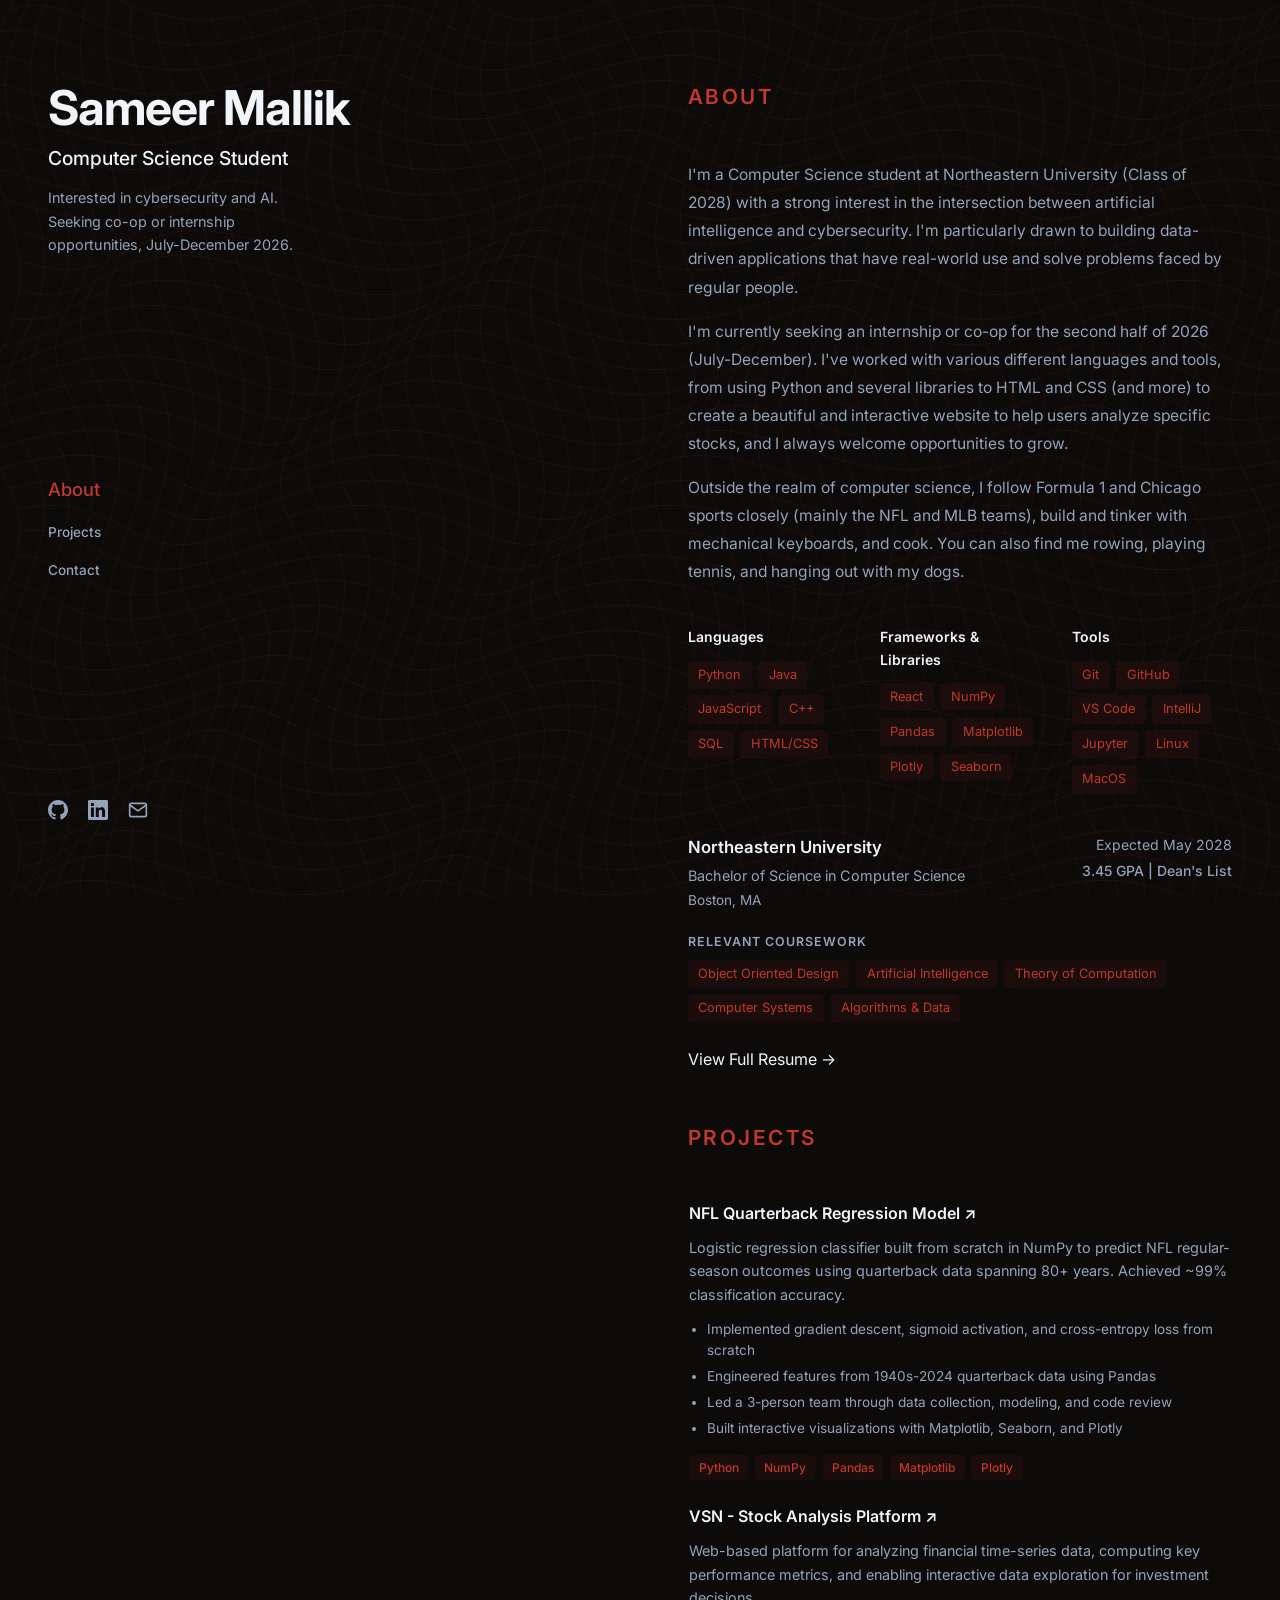
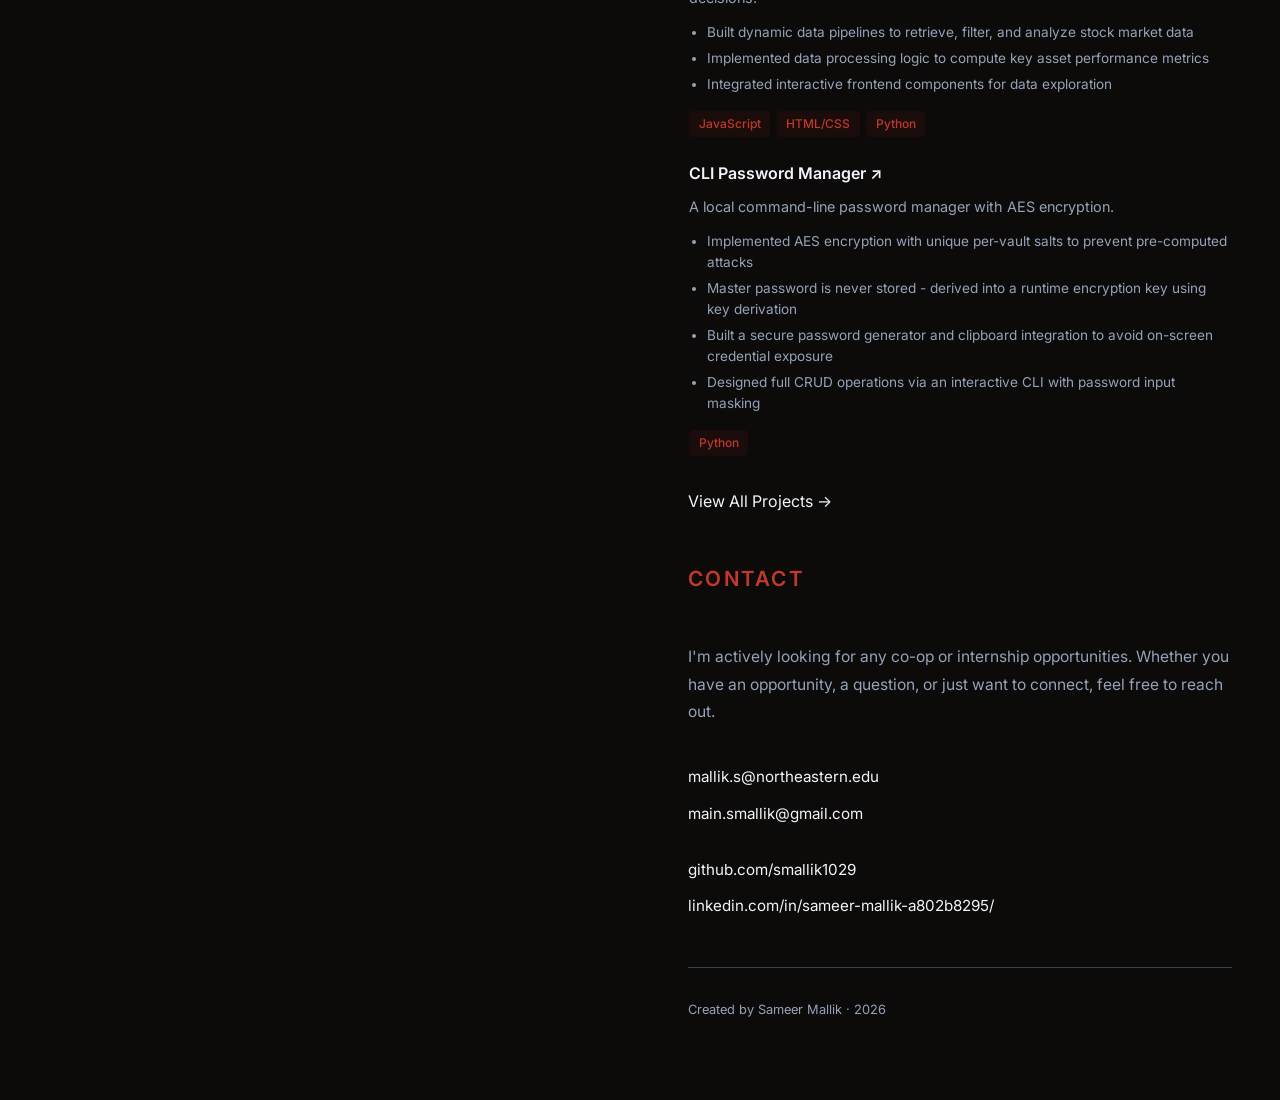
<file: index.html>
<!DOCTYPE html>
<html lang="en">
  <head>
    <meta charset="UTF-8" />
    <meta name="viewport" content="width=device-width, initial-scale=1.0" />
    <meta name="description" content="Sameer Mallik - CS student at Northeastern University" />
    
    <!-- Favicon -->
    <link rel="apple-touch-icon" sizes="180x180" href="/assets/apple-touch-icon.png">
    <link rel="icon" type="image/png" sizes="32x32" href="/assets/favicon-32x32.png">
    <link rel="icon" type="image/png" sizes="16x16" href="/assets/favicon-16x16.png">
    <link rel="manifest" href="/assets/site.webmanifest">

    <title>Sameer Mallik</title>
    <link rel="preconnect" href="https://fonts.googleapis.com" />
    <link
      href="https://fonts.googleapis.com/css2?family=Inter:wght@300;400;500;600;700&display=swap"
      rel="stylesheet"
    />
    <link rel="stylesheet" href="styles.css" />
  </head>
  <body>

    <canvas id="meshCanvas"></canvas>

    <!-- Mobile nav (only visible on small screens) -->
    <nav class="mobile-nav" id="mobileNav">
      <button class="nav-toggle" id="navToggle" aria-label="Toggle menu">
        <span></span><span></span><span></span>
      </button>
      <ul class="mobile-nav-links" id="mobileNavLinks">
        <li><a href="#about">About</a></li>
        <li><a href="#projects">Projects</a></li>
        <li><a href="#contact">Contact</a></li>
      </ul>
    </nav>

    <div class="layout">

      <!-- Left panel - sticky -->
      <aside class="left-panel">
        <div class="left-top">
          <h1 class="left-name">Sameer Mallik</h1>
          <p class="left-title">Computer Science Student</p>
          <p class="left-sub">Interested in cybersecurity and AI. Seeking co-op or internship opportunities, July-December 2026.</p>
        </div>

        <nav class="left-nav" aria-label="Page sections">
          <a href="#about"     class="left-nav-item" data-section="about">About</a>
          <a href="#projects"  class="left-nav-item" data-section="projects">Projects</a>
          <a href="#contact"    class="left-nav-item" data-section="contact">Contact</a>
        </nav>

        <div class="left-bottom">
          <div class="left-socials">
            <a href="https://github.com/smallik1029" target="_blank" rel="noopener" aria-label="GitHub">
              <svg xmlns="http://www.w3.org/2000/svg" viewBox="0 0 24 24" fill="currentColor">
                <path d="M12 0C5.374 0 0 5.373 0 12c0 5.302 3.438 9.8 8.207 11.387.599.111.793-.261.793-.577v-2.234c-3.338.726-4.033-1.416-4.033-1.416-.546-1.387-1.333-1.756-1.333-1.756-1.089-.745.083-.729.083-.729 1.205.084 1.839 1.237 1.839 1.237 1.07 1.834 2.807 1.304 3.492.997.107-.775.418-1.305.762-1.604-2.665-.305-5.467-1.334-5.467-5.931 0-1.311.469-2.381 1.236-3.221-.124-.303-.535-1.524.117-3.176 0 0 1.008-.322 3.301 1.23A11.509 11.509 0 0112 5.803c1.02.005 2.047.138 3.006.404 2.291-1.552 3.297-1.23 3.297-1.23.653 1.653.242 2.874.118 3.176.77.84 1.235 1.911 1.235 3.221 0 4.609-2.807 5.624-5.479 5.921.43.372.823 1.102.823 2.222v3.293c0 .319.192.694.801.576C20.566 21.797 24 17.3 24 12c0-6.627-5.373-12-12-12z"/>
              </svg>
            </a>
            <a href="https://linkedin.com/in/sameer-mallik-a802b8295/" target="_blank" rel="noopener" aria-label="LinkedIn">
              <svg xmlns="http://www.w3.org/2000/svg" viewBox="0 0 24 24" fill="currentColor">
                <path d="M20.447 20.452h-3.554v-5.569c0-1.328-.027-3.037-1.852-3.037-1.853 0-2.136 1.445-2.136 2.939v5.667H9.351V9h3.414v1.561h.046c.477-.9 1.637-1.85 3.37-1.85 3.601 0 4.267 2.37 4.267 5.455v6.286zM5.337 7.433a2.062 2.062 0 01-2.063-2.065 2.064 2.064 0 112.063 2.065zm1.782 13.019H3.555V9h3.564v11.452zM22.225 0H1.771C.792 0 0 .774 0 1.729v20.542C0 23.227.792 24 1.771 24h20.451C23.2 24 24 23.227 24 22.271V1.729C24 .774 23.2 0 22.222 0h.003z"/>
              </svg>
            </a>
            <a href="mailto:mallik.s@northeastern.edu" aria-label="Email">
              <svg xmlns="http://www.w3.org/2000/svg" viewBox="0 0 24 24" fill="none" stroke="currentColor" stroke-width="2" stroke-linecap="round" stroke-linejoin="round">
                <path d="M4 4h16c1.1 0 2 .9 2 2v12c0 1.1-.9 2-2 2H4c-1.1 0-2-.9-2-2V6c0-1.1.9-2 2-2z"/>
                <polyline points="22,6 12,13 2,6"/>
              </svg>
            </a>
          </div>
        </div>
      </aside>

      <!-- Right panel - scrolls -->
      <main class="right-panel">

        <!-- About -->
        <section class="r-section" id="about">
          <p class="section-label">About</p>
          <div class="about-content">
            <p>I'm a Computer Science student at Northeastern University (Class of 2028) with a strong interest in the intersection between artificial intelligence and cybersecurity. I'm particularly drawn to building data-driven applications that have real-world use and solve problems faced by regular people.</p>
            <p>I'm currently seeking an internship or co-op for the second half of 2026 (July-December). I've worked with various different languages and tools, from using Python and several libraries to HTML and CSS (and more) to create a beautiful and interactive website to help users analyze specific stocks, and I always welcome opportunities to grow.</p>
            <p>Outside the realm of computer science, I follow Formula 1 and Chicago sports closely (mainly the NFL and MLB teams), build and tinker with mechanical keyboards, and cook. You can also find me rowing, playing tennis, and hanging out with my dogs.</p>
          </div>
          <div class="skills-grid">
            <div class="skill-group">
              <h3>Languages</h3>
              <div class="skill-tags">
                <span>Python</span>
                <span>Java</span>
                <span>JavaScript</span>
                <span>C++</span>
                <span>SQL</span>
                <span>HTML/CSS</span>
              </div>
            </div>
            <div class="skill-group">
              <h3>Frameworks & Libraries</h3>
              <div class="skill-tags">
                <span>React</span>
                <span>NumPy</span>
                <span>Pandas</span>
                <span>Matplotlib</span>
                <span>Plotly</span>
                <span>Seaborn</span>
              </div>
            </div>
            <div class="skill-group">
              <h3>Tools</h3>
              <div class="skill-tags">
                <span>Git</span>
                <span>GitHub</span>
                <span>VS Code</span>
                <span>IntelliJ</span>
                <span>Jupyter</span>
                <span>Linux</span>
                <span>MacOS</span>
              </div>
            </div>
          </div>
          <div class="edu-card">
            <div class="edu-card-header">
              <div>
                <h3>Northeastern University</h3>
                <p class="edu-degree">Bachelor of Science in Computer Science</p>
                <p class="edu-location">Boston, MA</p>
              </div>
              <div class="edu-right">
                <span class="edu-date">Expected May 2028</span>
                <span class="edu-gpa">3.45 GPA | Dean's List</span>
              </div>
            </div>
            <div>
              <p class="courses-label">Relevant Coursework</p>
              <div class="skill-tags">
                <span>Object Oriented Design</span>
                <span>Artificial Intelligence</span>
                <span>Theory of Computation</span>
                <span>Computer Systems</span>
                <span>Algorithms & Data</span>
              </div>
            </div>
          </div>
          <a href="/resume/" class="section-link">View Full Resume →</a>
        </section>

        <!-- Projects -->
        <section class="r-section" id="projects">
          <p class="section-label">Projects</p>
          <div class="projects-grid">

            <a class="project-card" href="https://github.com/smallik1029/ds3000-project" target="_blank" rel="noopener">
              <div class="project-card-header">
                <h3>NFL Quarterback Regression Model ↗</h3>
              </div>
              <p class="project-desc">Logistic regression classifier built from scratch in NumPy to predict NFL regular-season outcomes using quarterback data spanning 80+ years. Achieved ~99% classification accuracy.</p>
              <ul class="project-bullets">
                <li>Implemented gradient descent, sigmoid activation, and cross-entropy loss from scratch</li>
                <li>Engineered features from 1940s-2024 quarterback data using Pandas</li>
                <li>Led a 3-person team through data collection, modeling, and code review</li>
                <li>Built interactive visualizations with Matplotlib, Seaborn, and Plotly</li>
              </ul>
              <div class="tech-tags">
                <span>Python</span>
                <span>NumPy</span>
                <span>Pandas</span>
                <span>Matplotlib</span>
                <span>Plotly</span>
              </div>
            </a>

            <a class="project-card" href="https://vsnanalysis.com" target="_blank" rel="noopener">
              <div class="project-card-header">
                <h3>VSN - Stock Analysis Platform ↗</h3>
              </div>
              <p class="project-desc">Web-based platform for analyzing financial time-series data, computing key performance metrics, and enabling interactive data exploration for investment decisions.</p>
              <ul class="project-bullets">
                <li>Built dynamic data pipelines to retrieve, filter, and analyze stock market data</li>
                <li>Implemented data processing logic to compute key asset performance metrics</li>
                <li>Integrated interactive frontend components for data exploration</li>
              </ul>
              <div class="tech-tags">
                <span>JavaScript</span>
                <span>HTML/CSS</span>
                <span>Python</span>
              </div>
            </a>

            <a class="project-card" href="https://github.com/smallik1029/password-manager" target="_blank" rel="noopener">
              <div class="project-card-header">
                <h3>CLI Password Manager ↗</h3>
              </div>
              <p class="project-desc">A local command-line password manager with AES encryption.</p>
              <ul class="project-bullets">
                <li>Implemented AES encryption with unique per-vault salts to prevent pre-computed attacks</li>
                <li>Master password is never stored - derived into a runtime encryption key using key derivation</li>
                <li>Built a secure password generator and clipboard integration to avoid on-screen credential exposure</li>
                <li>Designed full CRUD operations via an interactive CLI with password input masking</li>
              </ul>
              <div class="tech-tags">
                <span>Python</span>
              </div>
            </a>

          </div>
          <a href="/project/" class="section-link">View All Projects →</a>
        </section>

        <!-- Contact -->
        <section class="r-section" id="contact">
          <p class="section-label">Contact</p>
          <p class="contact-desc">
            I'm actively looking for any co-op or internship opportunities. Whether you have an opportunity, a question, or just want to connect, feel free to reach out.
          </p>
          <div class="contact-links">
            <div class="contact-group">
              <a href="mailto:mallik.s@northeastern.edu" class="contact-item">mallik.s@northeastern.edu</a>
              <a href="mailto:main.smallik@gmail.com" class="contact-item">main.smallik@gmail.com</a>
            </div>
            <div class="contact-group">
              <a href="https://github.com/smallik1029" target="_blank" rel="noopener" class="contact-item">github.com/smallik1029</a>
              <a href="https://linkedin.com/in/sameer-mallik-a802b8295/" target="_blank" rel="noopener" class="contact-item">linkedin.com/in/sameer-mallik-a802b8295/</a>
            </div>
          </div>
        </section>

        <footer>
          <p>Created by Sameer Mallik · 2026</p>
        </footer>

      </main>
    </div>

    <script src="script.js"></script>
  </body>
</html>
</file>
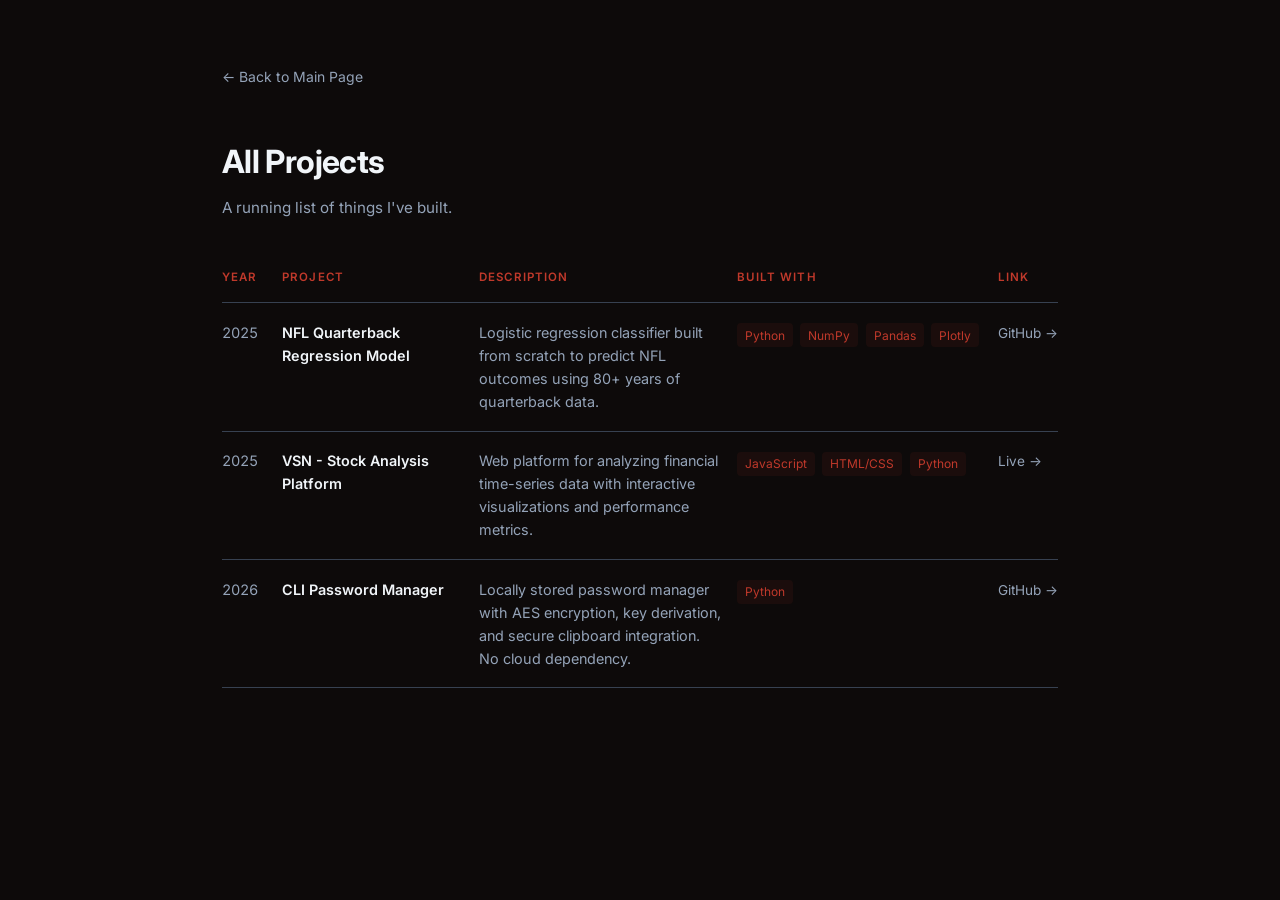
<file: project/index.html>
<!DOCTYPE html>
<html lang="en">
  <head>
    <meta charset="UTF-8" />
    <meta name="viewport" content="width=device-width, initial-scale=1.0" />

    <!-- Favicon -->
    <link rel="apple-touch-icon" sizes="180x180" href="../assets/apple-touch-icon.png">
    <link rel="icon" type="image/png" sizes="32x32" href="../assets/favicon-32x32.png">
    <link rel="icon" type="image/png" sizes="16x16" href="../assets/favicon-16x16.png">
    <link rel="manifest" href="../assets/site.webmanifest">

    <title>Project Archive - Sameer Mallik</title>
    <link rel="preconnect" href="https://fonts.googleapis.com" />
    <link
      href="https://fonts.googleapis.com/css2?family=Inter:wght@300;400;500;600;700&display=swap"
      rel="stylesheet"
    />
    <link rel="stylesheet" href="../styles.css" />
    <style>
      .archive-page {
        max-width: 900px;
        margin: 0 auto;
        padding: 4rem 2rem 6rem;
      }

      .archive-back {
        display: inline-flex;
        align-items: center;
        gap: 0.4rem;
        font-size: 0.875rem;
        color: var(--muted);
        transition: color 0.2s;
        margin-bottom: 3rem;
      }

      .archive-back:hover { color: var(--accent); }

      .archive-header {
        margin-bottom: 3rem;
      }

      .archive-header h1 {
        font-size: 2rem;
        font-weight: 700;
        letter-spacing: -0.02em;
        color: var(--text);
      }

      .archive-header p {
        font-size: 0.95rem;
        color: var(--muted);
        margin-top: 0.5rem;
      }

      .archive-table {
        width: 100%;
        border-collapse: collapse;
      }

      .archive-table thead th {
        font-size: 0.72rem;
        font-weight: 600;
        letter-spacing: 0.1em;
        text-transform: uppercase;
        color: var(--accent);
        padding: 0 1rem 1rem 0;
        text-align: left;
        border-bottom: 1px solid var(--border);
      }

      .archive-table thead th:last-child { padding-right: 0; }

      .archive-table tbody tr {
        border-bottom: 1px solid var(--border);
        transition: background 0.15s;
      }

      .archive-table tbody tr:hover {
        background: var(--accent-dim);
      }

      .archive-table tbody td {
        padding: 1.1rem 1rem 1.1rem 0;
        vertical-align: top;
        font-size: 0.9rem;
      }

      .archive-table tbody td:last-child { padding-right: 0; }

      .col-year {
        color: var(--muted);
        font-variant-numeric: tabular-nums;
        white-space: nowrap;
        width: 60px;
      }

      .col-name {
        font-weight: 600;
        color: var(--text);
        min-width: 180px;
      }

      .col-desc {
        color: var(--muted);
        line-height: 1.6;
      }

      .col-tech {
        white-space: nowrap;
        min-width: 140px;
      }

      .col-tech span {
        display: inline-block;
        font-size: 0.75rem;
        color: var(--accent);
        background: var(--accent-dim);
        border-radius: 4px;
        padding: 0.15rem 0.5rem;
        margin: 0.15rem 0.2rem 0.15rem 0;
      }

      .col-link a {
        font-size: 0.85rem;
        color: var(--muted);
        transition: color 0.2s;
        white-space: nowrap;
      }

      .col-link a:hover { color: var(--accent); }

      @media (max-width: 768px) {
        .archive-page {
          padding: 2rem 1.5rem 4rem;
        }

        .col-desc { display: none; }

        .archive-table thead th,
        .archive-table tbody td {
          padding-right: 0.75rem;
        }
      }
    </style>
  </head>
  <body>
    <div class="archive-page">

      <a href="/" class="archive-back">← Back to Main Page</a>

      <div class="archive-header">
        <h1>All Projects</h1>
        <p>A running list of things I've built.</p>
      </div>

      <table class="archive-table">
        <thead>
          <tr>
            <th>Year</th>
            <th>Project</th>
            <th>Description</th>
            <th>Built With</th>
            <th>Link</th>
          </tr>
        </thead>
        <tbody>
          <tr>
            <td class="col-year">2025</td>
            <td class="col-name">NFL Quarterback Regression Model</td>
            <td class="col-desc">Logistic regression classifier built from scratch to predict NFL outcomes using 80+ years of quarterback data.</td>
            <td class="col-tech">
              <span>Python</span>
              <span>NumPy</span>
              <span>Pandas</span>
              <span>Plotly</span>
            </td>
            <td class="col-link"><a href="https://github.com/smallik1029/ds3000-project" target="_blank" rel="noopener">GitHub →</a></td>
          </tr>
          <tr>
            <td class="col-year">2025</td>
            <td class="col-name">VSN - Stock Analysis Platform</td>
            <td class="col-desc">Web platform for analyzing financial time-series data with interactive visualizations and performance metrics.</td>
            <td class="col-tech">
              <span>JavaScript</span>
              <span>HTML/CSS</span>
              <span>Python</span>
            </td>
            <td class="col-link"><a href="https://vsnanalysis.com" target="_blank" rel="noopener">Live →</a></td>
          </tr>
          <tr>
            <td class="col-year">2026</td>
            <td class="col-name">CLI Password Manager</td>
            <td class="col-desc">Locally stored password manager with AES encryption, key derivation, and secure clipboard integration. No cloud dependency.</td>
            <td class="col-tech">
              <span>Python</span>
            </td>
            <td class="col-link"><a href="https://github.com/smallik1029/password-manager" target="_blank" rel="noopener">GitHub →</a></td>
          </tr>
        </tbody>
      </table>

    </div>
  </body>
</html>
</file>
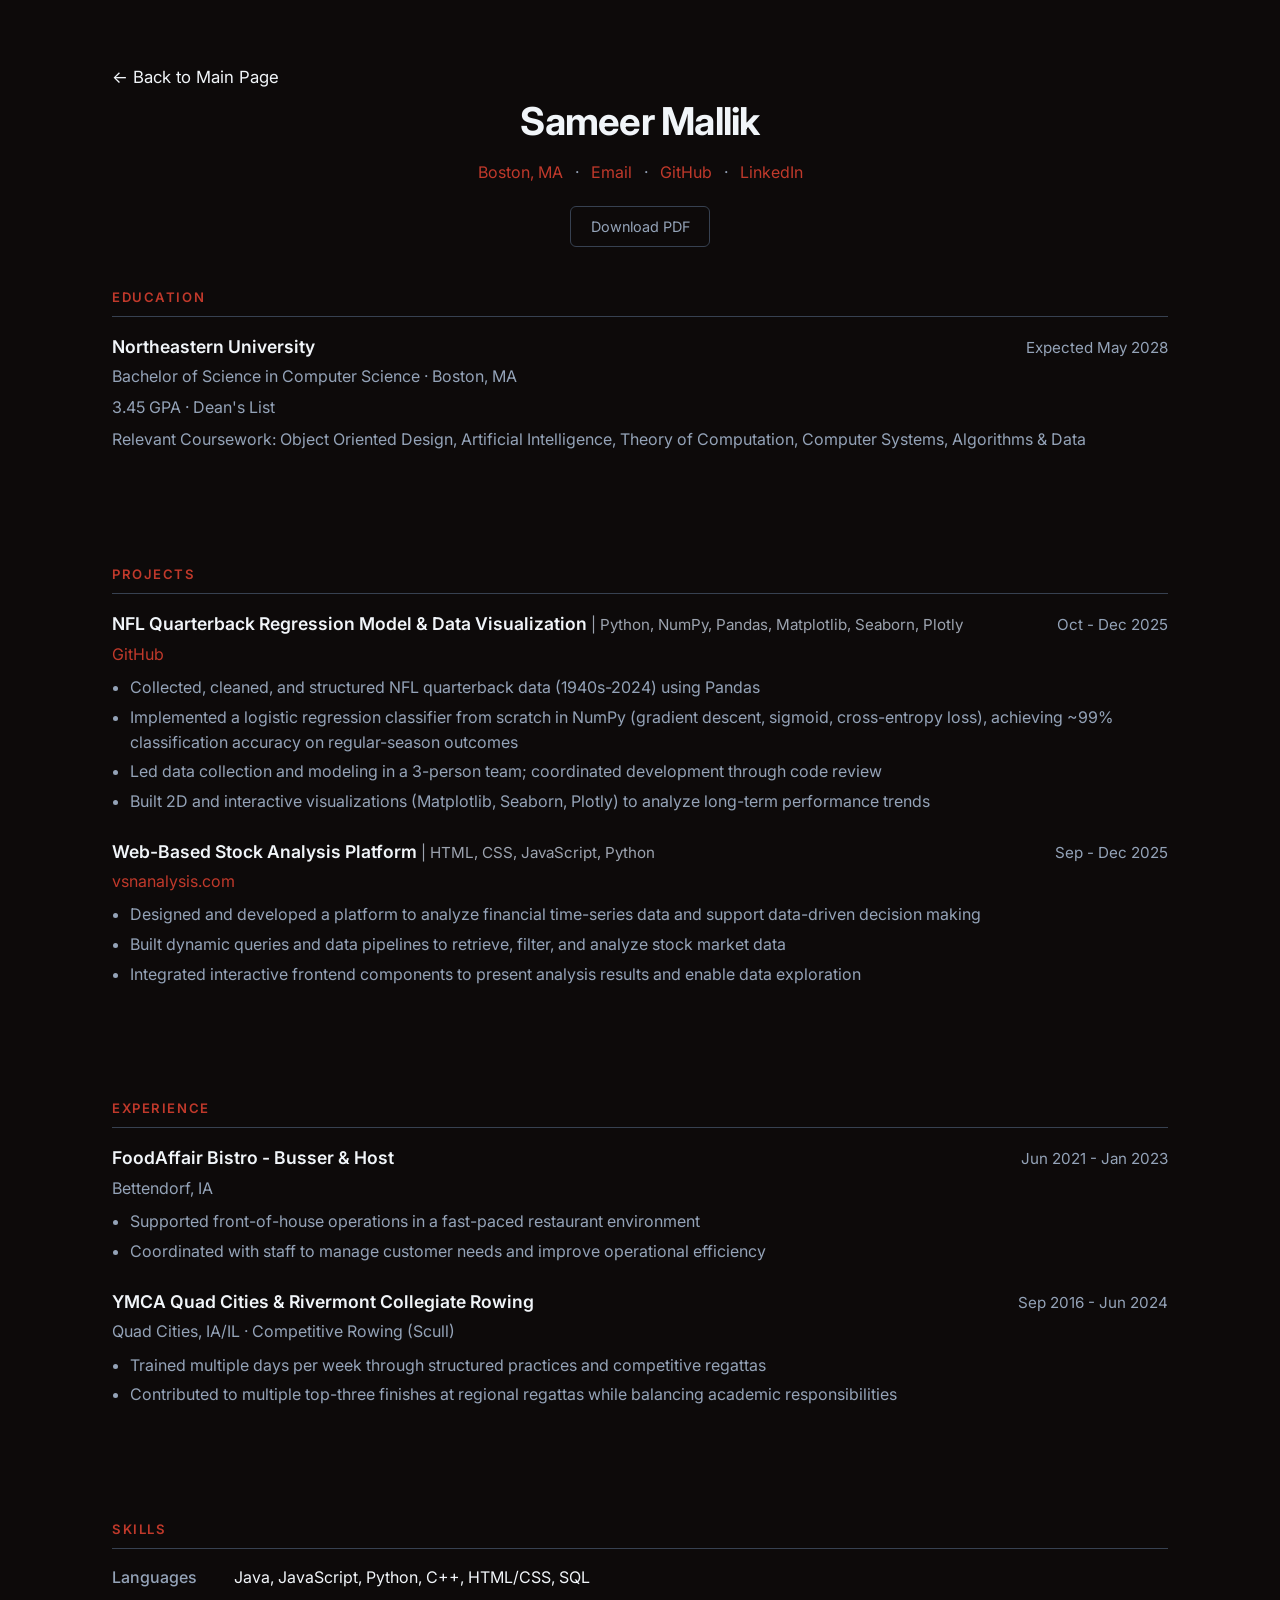
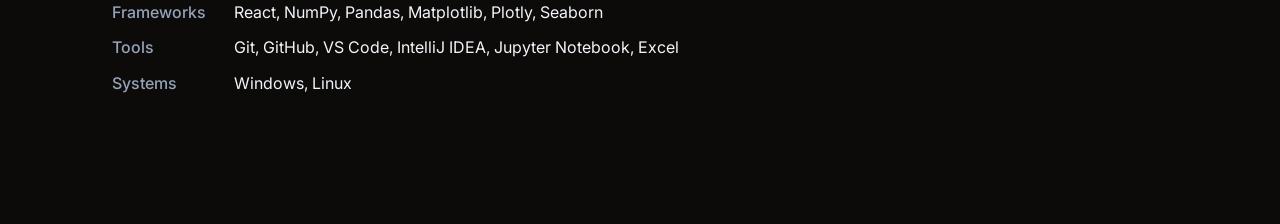
<file: resume/index.html>
<!DOCTYPE html>
<html lang="en">
  <head>
    <meta charset="UTF-8" />
    <meta name="viewport" content="width=device-width, initial-scale=1.0" />

    <!-- Favicon -->
    <link rel="apple-touch-icon" sizes="180x180" href="../assets/apple-touch-icon.png">
    <link rel="icon" type="image/png" sizes="32x32" href="../assets/favicon-32x32.png">
    <link rel="icon" type="image/png" sizes="16x16" href="../assets/favicon-16x16.png">
    <link rel="manifest" href="../assets/site.webmanifest">

    <title>Resume - Sameer Mallik</title>
    <link rel="preconnect" href="https://fonts.googleapis.com" />
    <link
      href="https://fonts.googleapis.com/css2?family=Inter:wght@300;400;500;600;700&display=swap"
      rel="stylesheet"
    />
    <link rel="stylesheet" href="../styles.css" />
    <style>
      .resume-page {
        padding-top: 4rem;
        padding-bottom: 5rem;
        max-width: 1120px;
        margin: 0 auto;
        padding-left: 2rem;
        padding-right: 2rem;
        font-size: 1.05rem
      }

      .resume-top {
        text-align: center;
        margin-bottom: 2.5rem;
      }

      .resume-top h1 {
        font-size: 2.4rem;
        font-weight: 700;
        letter-spacing: -0.02em;
      }

      .resume-top .contact-line {
        font-size: 1rem;
        color: var(--muted);
        margin-top: 0.5rem;
        display: flex;
        flex-wrap: wrap;
        justify-content: center;
        gap: 0.4rem 0.75rem;
      }

      .resume-top .contact-line a {
        color: var(--accent);
        transition: opacity 0.2s;
      }

      .resume-top .contact-line a:hover {
        opacity: 0.75;
      }

      .resume-download-btn {
        display: inline-block;
        margin-top: 1.25rem;
        padding: 0.5rem 1.2rem;
        border: 1px solid var(--border);
        border-radius: 6px;
        font-size: 0.9rem;
        color: var(--muted);
        transition: border-color 0.2s, color 0.2s;
      }

      .resume-download-btn:hover {
        border-color: var(--accent);
        color: var(--accent);
      }

      /* sections */
      .r-section {
        margin-bottom: 2.5rem;
      }

      .r-section:last-child {
        margin-bottom: 0;
      }

      .r-section-title {
        font-size: 0.82rem;
        font-weight: 600;
        letter-spacing: 0.12em;
        text-transform: uppercase;
        color: var(--accent);
        margin-bottom: 1rem;
        padding-bottom: 0.5rem;
        border-bottom: 1px solid var(--border);
      }

      /* entry rows */
      .r-entry {
        margin-bottom: 1.5rem;
      }

      .r-entry-header {
        display: flex;
        justify-content: space-between;
        align-items: baseline;
        gap: 1rem;
        flex-wrap: wrap;
      }

      .r-entry-title {
        font-weight: 600;
        font-size: 1.1rem;
      }

      .r-entry-date {
        font-size: 0.95rem;
        color: var(--muted);
        white-space: nowrap;
      }

      .r-entry-sub {
        font-size: 1rem;
        color: var(--muted);
        margin-top: 0.2rem;
      }

      .r-entry-sub a {
        color: var(--accent);
      }

      .r-entry ul {
        margin-top: 0.5rem;
        padding-left: 1.1rem;
        list-style: disc;
        display: flex;
        flex-direction: column;
        gap: 0.3rem;
      }

      .r-entry ul li {
        font-size: 1rem;
        color: var(--muted);
        line-height: 1.55;
      }

      /* tech tags inline */
      .r-tech {
        font-size: 0.95rem;
        color: #9ca3af;
        font-weight: 400;
      }

      /* skills grid */
      .skills-rows {
        display: flex;
        flex-direction: column;
        gap: 0.6rem;
      }

      .skills-row {
        display: flex;
        gap: 0.75rem;
        font-size: 1rem;
      }

      .skills-row .s-label {
        color: var(--muted);
        min-width: 110px;
        font-weight: 500;
      }

      .skills-row .s-values {
        color: var(--text);
      }
    </style>
  </head>
  <body>
    <main class="resume-page">
      <a href="/" class="archive-back">← Back to Main Page</a>

      <div class="resume-top">
        <h1>Sameer Mallik</h1>
        <div class="contact-line">
          <span style="color: var(--accent)">Boston, MA</span>
          <span>·</span>
          <a href="mailto:main.smallik@gmail.com">Email</a>
          <span>·</span>
          <a href="https://github.com/smallik1029" target="_blank" rel="noopener">GitHub</a>
          <span>·</span>
          <a href="https://linkedin.com/in/sameer-mallik-a802b8295/" target="_blank" rel="noopener">LinkedIn</a>
        </div>
        <a href="../assets/resume.pdf" download="Sameer_Mallik_Resume.pdf" class="resume-download-btn">
          Download PDF
        </a>
      </div>

      <!-- Education -->
      <div class="r-section">
        <p class="r-section-title">Education</p>
        <div class="r-entry">
          <div class="r-entry-header">
            <span class="r-entry-title">Northeastern University</span>
            <span class="r-entry-date">Expected May 2028</span>
          </div>
          <p class="r-entry-sub">Bachelor of Science in Computer Science · Boston, MA</p>
          <p class="r-entry-sub" style="margin-top: 0.35rem;">3.45 GPA · Dean's List</p>
          <p class="r-entry-sub" style="margin-top: 0.35rem;">
            Relevant Coursework: Object Oriented Design, Artificial Intelligence,
            Theory of Computation, Computer Systems, Algorithms &amp; Data
          </p>
        </div>
      </div>

      <!-- Projects -->
      <div class="r-section">
        <p class="r-section-title">Projects</p>

        <div class="r-entry">
          <div class="r-entry-header">
            <span class="r-entry-title">
              NFL Quarterback Regression Model &amp; Data Visualization
              <span class="r-tech">| Python, NumPy, Pandas, Matplotlib, Seaborn, Plotly</span>
            </span>
            <span class="r-entry-date">Oct - Dec 2025</span>
          </div>
          <p class="r-entry-sub">
            <a href="https://github.com/smallik1029/ds3000-project" target="_blank" rel="noopener">GitHub</a>
          </p>
          <ul>
            <li>Collected, cleaned, and structured NFL quarterback data (1940s-2024) using Pandas</li>
            <li>Implemented a logistic regression classifier from scratch in NumPy (gradient descent, sigmoid, cross-entropy loss), achieving ~99% classification accuracy on regular-season outcomes</li>
            <li>Led data collection and modeling in a 3-person team; coordinated development through code review</li>
            <li>Built 2D and interactive visualizations (Matplotlib, Seaborn, Plotly) to analyze long-term performance trends</li>
          </ul>
        </div>

        <div class="r-entry">
          <div class="r-entry-header">
            <span class="r-entry-title">
              Web-Based Stock Analysis Platform
              <span class="r-tech">| HTML, CSS, JavaScript, Python</span>
            </span>
            <span class="r-entry-date">Sep - Dec 2025</span>
          </div>
          <p class="r-entry-sub">
            <a href="https://vsnanalysis.com" target="_blank" rel="noopener">vsnanalysis.com</a>
          </p>
          <ul>
            <li>Designed and developed a platform to analyze financial time-series data and support data-driven decision making</li>
            <li>Built dynamic queries and data pipelines to retrieve, filter, and analyze stock market data</li>
            <li>Integrated interactive frontend components to present analysis results and enable data exploration</li>
          </ul>
        </div>
      </div>

      <!-- Experience -->
      <div class="r-section">
        <p class="r-section-title">Experience</p>

        <div class="r-entry">
          <div class="r-entry-header">
            <span class="r-entry-title">FoodAffair Bistro - Busser &amp; Host</span>
            <span class="r-entry-date">Jun 2021 - Jan 2023</span>
          </div>
          <p class="r-entry-sub">Bettendorf, IA</p>
          <ul>
            <li>Supported front-of-house operations in a fast-paced restaurant environment</li>
            <li>Coordinated with staff to manage customer needs and improve operational efficiency</li>
          </ul>
        </div>

        <div class="r-entry">
          <div class="r-entry-header">
            <span class="r-entry-title">YMCA Quad Cities &amp; Rivermont Collegiate Rowing</span>
            <span class="r-entry-date">Sep 2016 - Jun 2024</span>
          </div>
          <p class="r-entry-sub">Quad Cities, IA/IL · Competitive Rowing (Scull)</p>
          <ul>
            <li>Trained multiple days per week through structured practices and competitive regattas</li>
            <li>Contributed to multiple top-three finishes at regional regattas while balancing academic responsibilities</li>
          </ul>
        </div>
      </div>

      <!-- Skills -->
      <div class="r-section">
        <p class="r-section-title">Skills</p>
        <div class="skills-rows">
          <div class="skills-row">
            <span class="s-label">Languages</span>
            <span class="s-values">Java, JavaScript, Python, C++, HTML/CSS, SQL</span>
          </div>
          <div class="skills-row">
            <span class="s-label">Frameworks</span>
            <span class="s-values">React, NumPy, Pandas, Matplotlib, Plotly, Seaborn</span>
          </div>
          <div class="skills-row">
            <span class="s-label">Tools</span>
            <span class="s-values">Git, GitHub, VS Code, IntelliJ IDEA, Jupyter Notebook, Excel</span>
          </div>
          <div class="skills-row">
            <span class="s-label">Systems</span>
            <span class="s-values">Windows, Linux</span>
          </div>
        </div>
      </div>

    </main>

  </body>
</html>
</file>
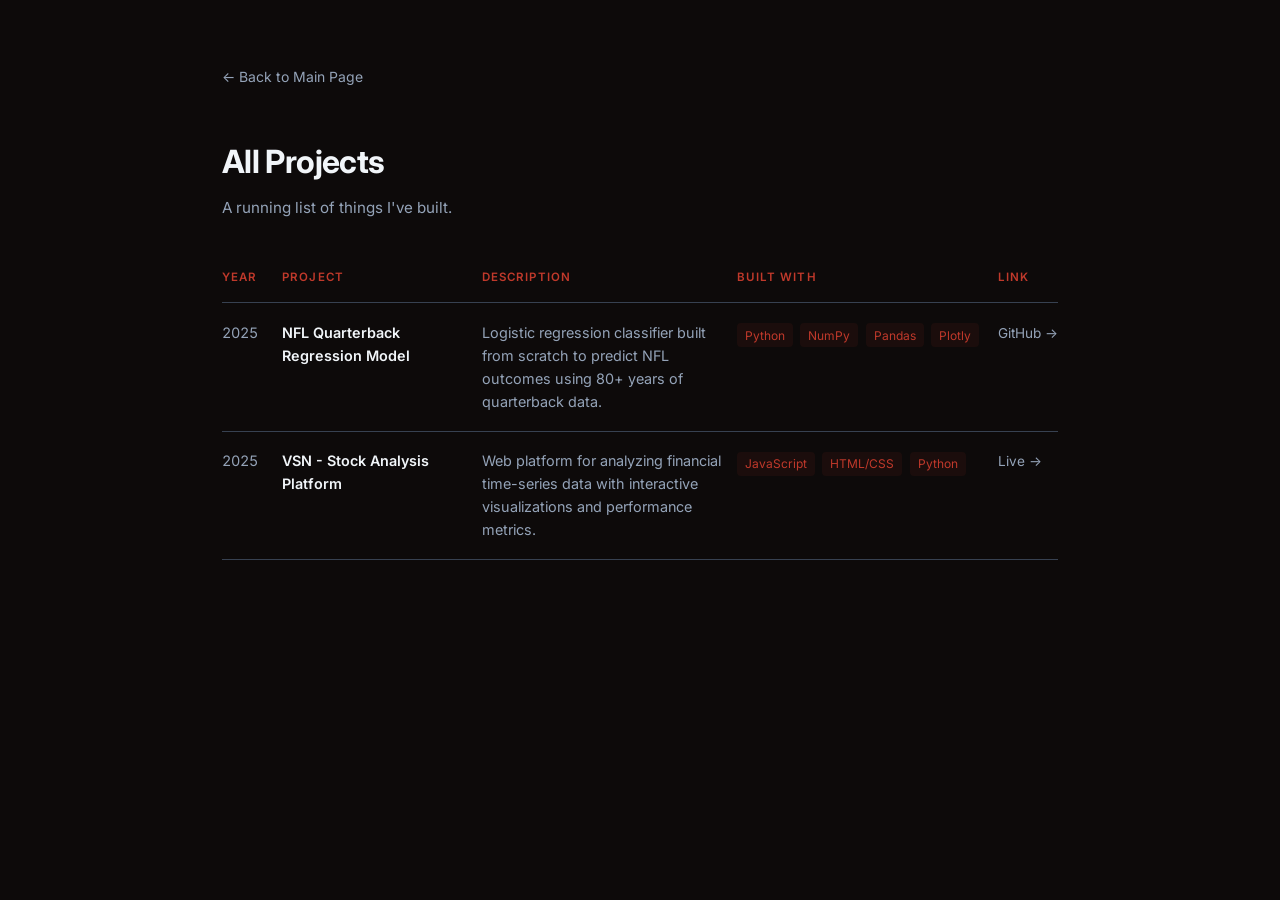
<file: archive.html>
<!DOCTYPE html>
<html lang="en">
  <head>
    <meta charset="UTF-8" />
    <meta name="viewport" content="width=device-width, initial-scale=1.0" />
    <title>Project Archive - Sameer Mallik</title>
    <link rel="preconnect" href="https://fonts.googleapis.com" />
    <link
      href="https://fonts.googleapis.com/css2?family=Inter:wght@300;400;500;600;700&display=swap"
      rel="stylesheet"
    />
    <link rel="stylesheet" href="styles.css" />
    <style>
      .archive-page {
        max-width: 900px;
        margin: 0 auto;
        padding: 4rem 2rem 6rem;
      }

      .archive-back {
        display: inline-flex;
        align-items: center;
        gap: 0.4rem;
        font-size: 0.875rem;
        color: var(--muted);
        transition: color 0.2s;
        margin-bottom: 3rem;
      }

      .archive-back:hover { color: var(--accent); }

      .archive-header {
        margin-bottom: 3rem;
      }

      .archive-header h1 {
        font-size: 2rem;
        font-weight: 700;
        letter-spacing: -0.02em;
        color: var(--text);
      }

      .archive-header p {
        font-size: 0.95rem;
        color: var(--muted);
        margin-top: 0.5rem;
      }

      .archive-table {
        width: 100%;
        border-collapse: collapse;
      }

      .archive-table thead th {
        font-size: 0.72rem;
        font-weight: 600;
        letter-spacing: 0.1em;
        text-transform: uppercase;
        color: var(--accent);
        padding: 0 1rem 1rem 0;
        text-align: left;
        border-bottom: 1px solid var(--border);
      }

      .archive-table thead th:last-child { padding-right: 0; }

      .archive-table tbody tr {
        border-bottom: 1px solid var(--border);
        transition: background 0.15s;
      }

      .archive-table tbody tr:hover {
        background: var(--accent-dim);
      }

      .archive-table tbody td {
        padding: 1.1rem 1rem 1.1rem 0;
        vertical-align: top;
        font-size: 0.9rem;
      }

      .archive-table tbody td:last-child { padding-right: 0; }

      .col-year {
        color: var(--muted);
        font-variant-numeric: tabular-nums;
        white-space: nowrap;
        width: 60px;
      }

      .col-name {
        font-weight: 600;
        color: var(--text);
        min-width: 180px;
      }

      .col-desc {
        color: var(--muted);
        line-height: 1.6;
      }

      .col-tech {
        white-space: nowrap;
        min-width: 140px;
      }

      .col-tech span {
        display: inline-block;
        font-size: 0.75rem;
        color: var(--accent);
        background: var(--accent-dim);
        border-radius: 4px;
        padding: 0.15rem 0.5rem;
        margin: 0.15rem 0.2rem 0.15rem 0;
      }

      .col-link a {
        font-size: 0.85rem;
        color: var(--muted);
        transition: color 0.2s;
        white-space: nowrap;
      }

      .col-link a:hover { color: var(--accent); }

      @media (max-width: 768px) {
        .archive-page {
          padding: 2rem 1.5rem 4rem;
        }

        .col-desc { display: none; }

        .archive-table thead th,
        .archive-table tbody td {
          padding-right: 0.75rem;
        }
      }
    </style>
  </head>
  <body>
    <div class="archive-page">

      <a href="index.html" class="archive-back">← Back to Main Page</a>

      <div class="archive-header">
        <h1>All Projects</h1>
        <p>A running list of things I've built.</p>
      </div>

      <table class="archive-table">
        <thead>
          <tr>
            <th>Year</th>
            <th>Project</th>
            <th>Description</th>
            <th>Built With</th>
            <th>Link</th>
          </tr>
        </thead>
        <tbody>
          <tr>
            <td class="col-year">2025</td>
            <td class="col-name">NFL Quarterback Regression Model</td>
            <td class="col-desc">Logistic regression classifier built from scratch to predict NFL outcomes using 80+ years of quarterback data.</td>
            <td class="col-tech">
              <span>Python</span>
              <span>NumPy</span>
              <span>Pandas</span>
              <span>Plotly</span>
            </td>
            <td class="col-link"><a href="https://github.com/smallik1029/ds3000-project" target="_blank" rel="noopener">GitHub →</a></td>
          </tr>
          <tr>
            <td class="col-year">2025</td>
            <td class="col-name">VSN - Stock Analysis Platform</td>
            <td class="col-desc">Web platform for analyzing financial time-series data with interactive visualizations and performance metrics.</td>
            <td class="col-tech">
              <span>JavaScript</span>
              <span>HTML/CSS</span>
              <span>Python</span>
            </td>
            <td class="col-link"><a href="https://vsnanalysis.com" target="_blank" rel="noopener">Live →</a></td>
          </tr>
        </tbody>
      </table>

    </div>
  </body>
</html>
</file>
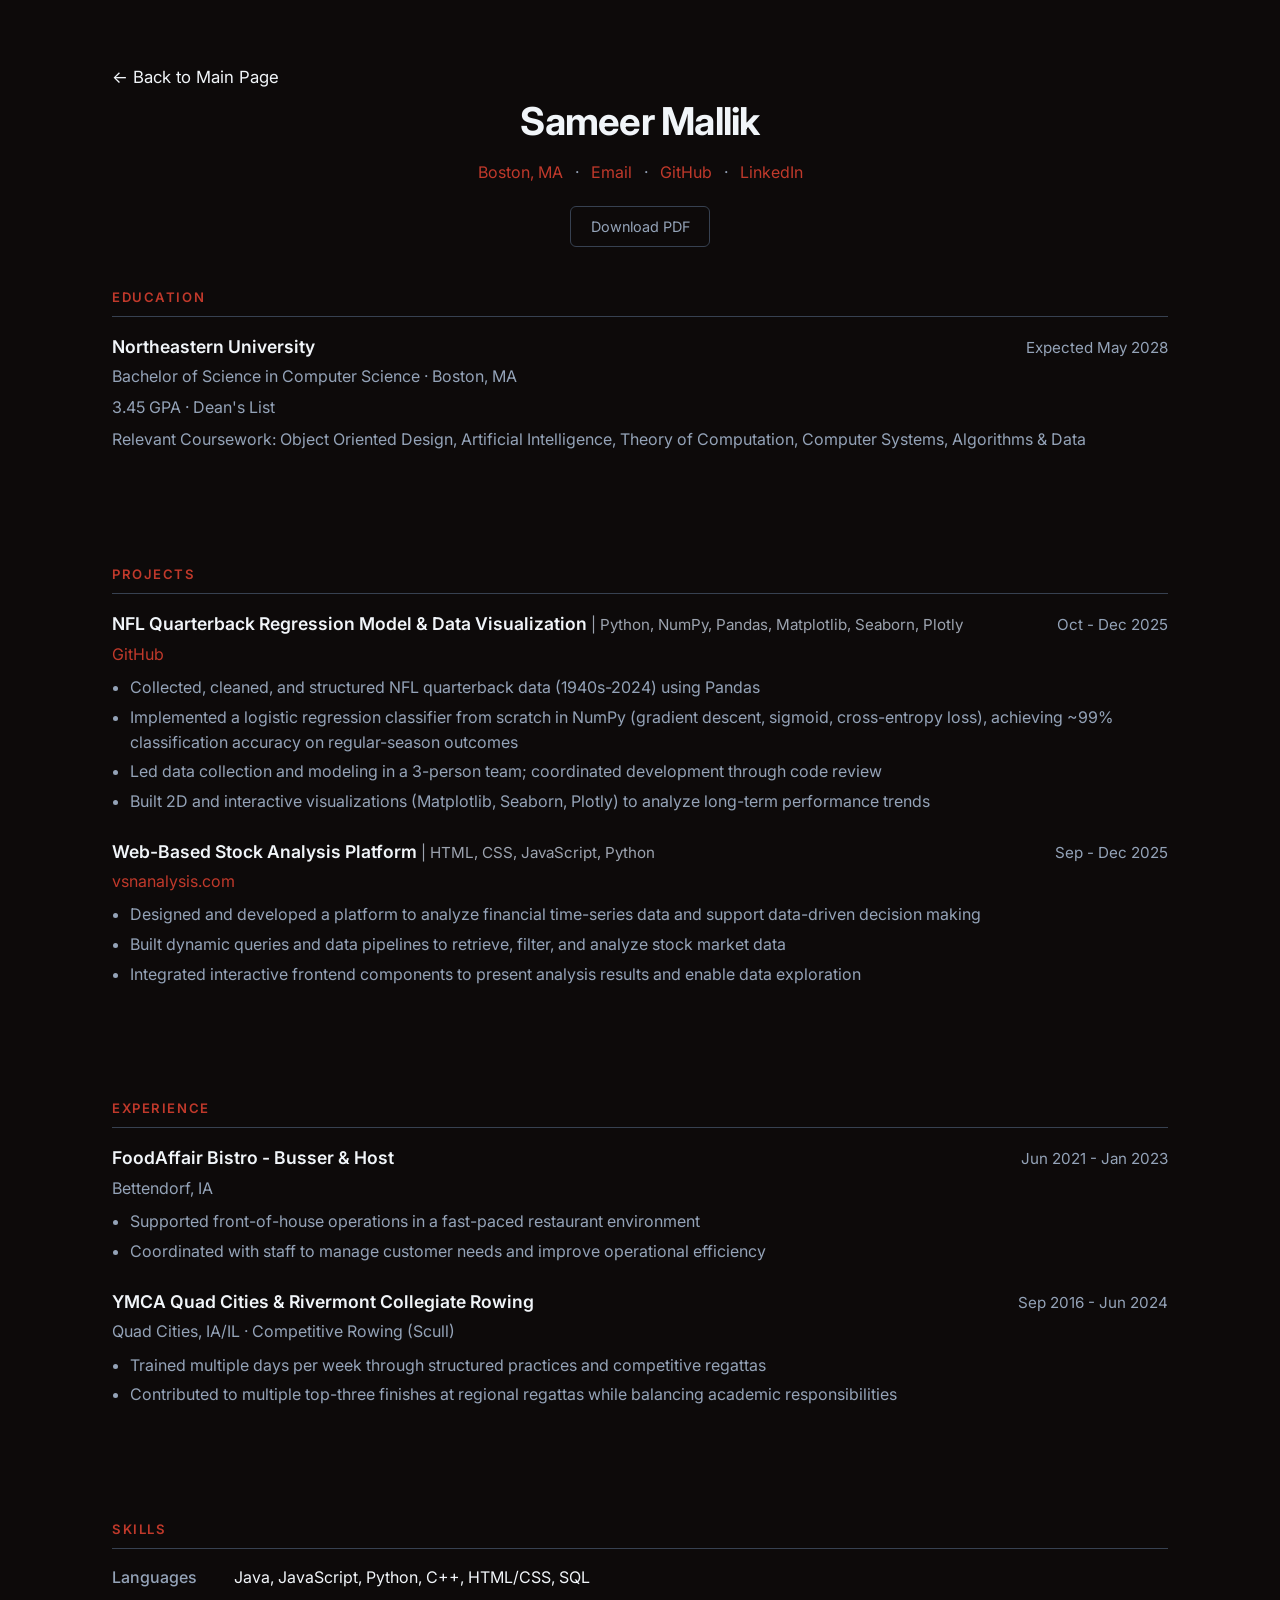
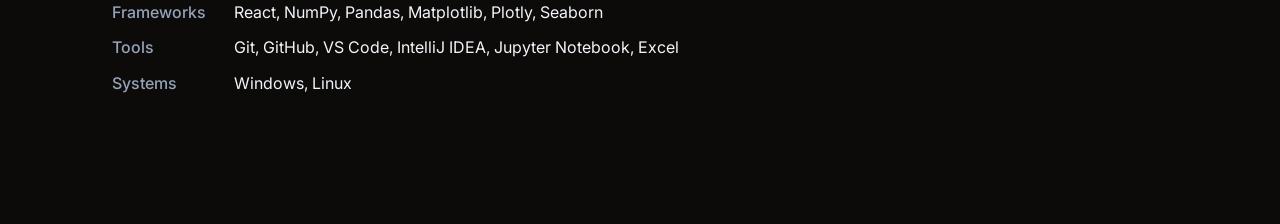
<file: resume.html>
<!DOCTYPE html>
<html lang="en">
  <head>
    <meta charset="UTF-8" />
    <meta name="viewport" content="width=device-width, initial-scale=1.0" />
    <title>Resume - Sameer Mallik</title>
    <link rel="preconnect" href="https://fonts.googleapis.com" />
    <link
      href="https://fonts.googleapis.com/css2?family=Inter:wght@300;400;500;600;700&display=swap"
      rel="stylesheet"
    />
    <link rel="stylesheet" href="styles.css" />
    <style>
      .resume-page {
        padding-top: 4rem;
        padding-bottom: 5rem;
        max-width: 1120px;
        margin: 0 auto;
        padding-left: 2rem;
        padding-right: 2rem;
        font-size: 1.05rem
      }

      .resume-top {
        text-align: center;
        margin-bottom: 2.5rem;
      }

      .resume-top h1 {
        font-size: 2.4rem;
        font-weight: 700;
        letter-spacing: -0.02em;
      }

      .resume-top .contact-line {
        font-size: 1rem;
        color: var(--muted);
        margin-top: 0.5rem;
        display: flex;
        flex-wrap: wrap;
        justify-content: center;
        gap: 0.4rem 0.75rem;
      }

      .resume-top .contact-line a {
        color: var(--accent);
        transition: opacity 0.2s;
      }

      .resume-top .contact-line a:hover {
        opacity: 0.75;
      }

      .resume-download-btn {
        display: inline-block;
        margin-top: 1.25rem;
        padding: 0.5rem 1.2rem;
        border: 1px solid var(--border);
        border-radius: 6px;
        font-size: 0.9rem;
        color: var(--muted);
        transition: border-color 0.2s, color 0.2s;
      }

      .resume-download-btn:hover {
        border-color: var(--accent);
        color: var(--accent);
      }

      /* sections */
      .r-section {
        margin-bottom: 2.5rem;
      }

      .r-section:last-child {
        margin-bottom: 0;
      }

      .r-section-title {
        font-size: 0.82rem;
        font-weight: 600;
        letter-spacing: 0.12em;
        text-transform: uppercase;
        color: var(--accent);
        margin-bottom: 1rem;
        padding-bottom: 0.5rem;
        border-bottom: 1px solid var(--border);
      }

      /* entry rows */
      .r-entry {
        margin-bottom: 1.5rem;
      }

      .r-entry-header {
        display: flex;
        justify-content: space-between;
        align-items: baseline;
        gap: 1rem;
        flex-wrap: wrap;
      }

      .r-entry-title {
        font-weight: 600;
        font-size: 1.1rem;
      }

      .r-entry-date {
        font-size: 0.95rem;
        color: var(--muted);
        white-space: nowrap;
      }

      .r-entry-sub {
        font-size: 1rem;
        color: var(--muted);
        margin-top: 0.2rem;
      }

      .r-entry-sub a {
        color: var(--accent);
      }

      .r-entry ul {
        margin-top: 0.5rem;
        padding-left: 1.1rem;
        list-style: disc;
        display: flex;
        flex-direction: column;
        gap: 0.3rem;
      }

      .r-entry ul li {
        font-size: 1rem;
        color: var(--muted);
        line-height: 1.55;
      }

      /* tech tags inline */
      .r-tech {
        font-size: 0.95rem;
        color: #9ca3af;
        font-weight: 400;
      }

      /* skills grid */
      .skills-rows {
        display: flex;
        flex-direction: column;
        gap: 0.6rem;
      }

      .skills-row {
        display: flex;
        gap: 0.75rem;
        font-size: 1rem;
      }

      .skills-row .s-label {
        color: var(--muted);
        min-width: 110px;
        font-weight: 500;
      }

      .skills-row .s-values {
        color: var(--text);
      }
    </style>
  </head>
  <body>
    <main class="resume-page">
      <a href="index.html" class="archive-back">← Back to Main Page</a>

      <div class="resume-top">
        <h1>Sameer Mallik</h1>
        <div class="contact-line">
          <span style="color: var(--accent)">Boston, MA</span>
          <span>·</span>
          <a href="mailto:main.smallik@gmail.com">Email</a>
          <span>·</span>
          <a href="https://github.com/smallik1029" target="_blank" rel="noopener">GitHub</a>
          <span>·</span>
          <a href="https://linkedin.com/in/sameer-mallik-a802b8295/" target="_blank" rel="noopener">LinkedIn</a>
        </div>
        <a href="assets/resume.pdf" download="Sameer_Mallik_Resume.pdf" class="resume-download-btn">
          Download PDF
        </a>
      </div>

      <!-- Education -->
      <div class="r-section">
        <p class="r-section-title">Education</p>
        <div class="r-entry">
          <div class="r-entry-header">
            <span class="r-entry-title">Northeastern University</span>
            <span class="r-entry-date">Expected May 2028</span>
          </div>
          <p class="r-entry-sub">Bachelor of Science in Computer Science · Boston, MA</p>
          <p class="r-entry-sub" style="margin-top: 0.35rem;">3.45 GPA · Dean's List</p>
          <p class="r-entry-sub" style="margin-top: 0.35rem;">
            Relevant Coursework: Object Oriented Design, Artificial Intelligence,
            Theory of Computation, Computer Systems, Algorithms &amp; Data
          </p>
        </div>
      </div>

      <!-- Projects -->
      <div class="r-section">
        <p class="r-section-title">Projects</p>

        <div class="r-entry">
          <div class="r-entry-header">
            <span class="r-entry-title">
              NFL Quarterback Regression Model &amp; Data Visualization
              <span class="r-tech">| Python, NumPy, Pandas, Matplotlib, Seaborn, Plotly</span>
            </span>
            <span class="r-entry-date">Oct - Dec 2025</span>
          </div>
          <p class="r-entry-sub">
            <a href="https://github.com/smallik1029/ds3000-project" target="_blank" rel="noopener">GitHub</a>
          </p>
          <ul>
            <li>Collected, cleaned, and structured NFL quarterback data (1940s-2024) using Pandas</li>
            <li>Implemented a logistic regression classifier from scratch in NumPy (gradient descent, sigmoid, cross-entropy loss), achieving ~99% classification accuracy on regular-season outcomes</li>
            <li>Led data collection and modeling in a 3-person team; coordinated development through code review</li>
            <li>Built 2D and interactive visualizations (Matplotlib, Seaborn, Plotly) to analyze long-term performance trends</li>
          </ul>
        </div>

        <div class="r-entry">
          <div class="r-entry-header">
            <span class="r-entry-title">
              Web-Based Stock Analysis Platform
              <span class="r-tech">| HTML, CSS, JavaScript, Python</span>
            </span>
            <span class="r-entry-date">Sep - Dec 2025</span>
          </div>
          <p class="r-entry-sub">
            <a href="https://vsnanalysis.com" target="_blank" rel="noopener">vsnanalysis.com</a>
          </p>
          <ul>
            <li>Designed and developed a platform to analyze financial time-series data and support data-driven decision making</li>
            <li>Built dynamic queries and data pipelines to retrieve, filter, and analyze stock market data</li>
            <li>Integrated interactive frontend components to present analysis results and enable data exploration</li>
          </ul>
        </div>
      </div>

      <!-- Experience -->
      <div class="r-section">
        <p class="r-section-title">Experience</p>

        <div class="r-entry">
          <div class="r-entry-header">
            <span class="r-entry-title">FoodAffair Bistro - Busser &amp; Host</span>
            <span class="r-entry-date">Jun 2021 - Jan 2023</span>
          </div>
          <p class="r-entry-sub">Bettendorf, IA</p>
          <ul>
            <li>Supported front-of-house operations in a fast-paced restaurant environment</li>
            <li>Coordinated with staff to manage customer needs and improve operational efficiency</li>
          </ul>
        </div>

        <div class="r-entry">
          <div class="r-entry-header">
            <span class="r-entry-title">YMCA Quad Cities &amp; Rivermont Collegiate Rowing</span>
            <span class="r-entry-date">Sep 2016 - Jun 2024</span>
          </div>
          <p class="r-entry-sub">Quad Cities, IA/IL · Competitive Rowing (Scull)</p>
          <ul>
            <li>Trained multiple days per week through structured practices and competitive regattas</li>
            <li>Contributed to multiple top-three finishes at regional regattas while balancing academic responsibilities</li>
          </ul>
        </div>
      </div>

      <!-- Skills -->
      <div class="r-section">
        <p class="r-section-title">Skills</p>
        <div class="skills-rows">
          <div class="skills-row">
            <span class="s-label">Languages</span>
            <span class="s-values">Java, JavaScript, Python, C++, HTML/CSS, SQL</span>
          </div>
          <div class="skills-row">
            <span class="s-label">Frameworks</span>
            <span class="s-values">React, NumPy, Pandas, Matplotlib, Plotly, Seaborn</span>
          </div>
          <div class="skills-row">
            <span class="s-label">Tools</span>
            <span class="s-values">Git, GitHub, VS Code, IntelliJ IDEA, Jupyter Notebook, Excel</span>
          </div>
          <div class="skills-row">
            <span class="s-label">Systems</span>
            <span class="s-values">Windows, Linux</span>
          </div>
        </div>
      </div>

    </main>

  </body>
</html>
</file>
<file: styles.css>
/* Reset & base */
*, *::before, *::after {
  box-sizing: border-box;
  margin: 0;
  padding: 0;
}

:root {
  --bg:         #0d0a0a;
  --surface:    #1f2937;
  --border:     #374151;
  --text:       #f1f5f9;
  --muted:      #94a3b8;
  --accent:     #C0392B;
  --accent-dim: rgba(192, 57, 43, 0.08);

  --font:       'Inter', system-ui, -apple-system, sans-serif;
  --nav-h:      60px;
}

html {
  scroll-behavior: smooth;
  font-size: 16px;
}

body {
  background: var(--bg);
  color: var(--text);
  font-family: var(--font);
  line-height: 1.6;
  -webkit-font-smoothing: antialiased;
}

a {
  color: inherit;
  text-decoration: none;
}

ul { list-style: none; }

/* Mobile nav (hidden on desktop)*/
.mobile-nav {
  display: none;
}

/* Mesh canvas */
#meshCanvas {
  position: fixed;
  top: 0;
  left: 0;
  width: 100%;
  height: 100%;
  z-index: 0;
  pointer-events: none;
}

/* Two-column layout */
.layout {
  display: flex;
  max-width: 1400px;
  margin: 0 auto;
  padding: 0 3rem;
  gap: 20rem;
  min-height: 100vh;
  position: relative;
  z-index: 1;
}

/* Left panel */
.left-panel {
  width: 320px;
  flex-shrink: 0;
  position: sticky;
  top: 0;
  height: 100vh;
  display: flex;
  flex-direction: column;
  justify-content: space-between;
  padding: 5rem 0;
}

.left-name {
  font-size: 3rem;
  font-weight: 700;
  letter-spacing: -0.02em;
  line-height: 1.15;
  color: var(--text);
}

.left-title {
  font-size: 1.2rem;
  font-weight: 500;
  margin-top: 0.5rem;
}

.left-sub {
  font-size: 0.9rem;
  color: var(--muted);
  margin-top: 0.75rem;
  line-height: 1.65;
  max-width: 280px;
}

/* Left nav */
.left-nav {
  display: flex;
  flex-direction: column;
  gap: 0.25rem;
}

.left-nav-item {
  font-size: 0.85rem;
  font-weight: 500;
  color: var(--muted);
  padding: 0.4rem 0;
  transition: color 0.2s, font-size 0.2s;
  width: fit-content;
}

.left-nav-item:hover {
  color: var(--text);
}

.left-nav-item.active {
  color: var(--accent);
  font-size: 1.15rem;
}

/* Left bottom */
.left-bottom {
  display: flex;
  flex-direction: column;
  gap: 1.25rem;
}

.left-socials {
  display: flex;
  gap: 1.25rem;
}

.left-socials a {
  color: var(--muted);
  transition: color 0.2s;
  display: flex;
  align-items: center;
}

.left-socials a:hover {
  color: var(--text);
}

.left-socials svg {
  width: 20px;
  height: 20px;
}

/* Buttons */
.btn {
  display: inline-block;
  padding: 0.55rem 1.3rem;
  border-radius: 6px;
  font-size: 0.875rem;
  font-weight: 500;
  transition: opacity 0.2s, transform 0.2s;
  cursor: pointer;
  width: fit-content;
}

.btn:hover {
  opacity: 0.85;
  transform: translateY(-1px);
}

.btn-primary {
  background: var(--accent);
  color: #fff;
}

.btn-outline {
  border: 1px solid var(--border);
  color: var(--text);
}

.btn-outline:hover {
  border-color: var(--muted);
}

/* Right panel */
.right-panel {
  flex: 1;
  padding: 5rem 0;
  min-width: 0;
}

/* Sections */
.r-section {
  padding: 0 0 3rem 0;
}

.section-label {
  font-size: 1.3rem;
  font-weight: 600;
  letter-spacing: 0.12em;
  text-transform: uppercase;
  color: var(--accent);
  margin-bottom: 3rem;
}

/* About */
.about-content {
  display: flex;
  flex-direction: column;
  gap: 1rem;
}

.about-content p {
  color: var(--muted);
  line-height: 1.8;
  font-size: 0.975rem;
}

/* Projects */
.projects-grid {
  display: flex;
  flex-direction: column;
  gap: 1rem;
}

.projects-grid:hover .project-card {
  opacity: 0.4;
}

.projects-grid:hover .project-card:hover {
  opacity: 1;
}

.project-card {
  background: transparent;
  border: 1px solid transparent;
  border-radius: 10px;
  padding: 0 1.5rem 0.5rem;
  margin: 0 -1.5rem;
  display: flex;
  flex-direction: column;
  gap: 0.75rem;
  transition: background 0.2s, border-color 0.2s, transform 0.2s, box-shadow 0.2s, opacity 0.2s;
  cursor: pointer;
  color: inherit;
}

.project-card:hover {
  background: rgba(10, 15, 30, 0.65);
  backdrop-filter: blur(12px);
  box-shadow: 0 4px 24px rgba(0, 0, 0, 0.35);
  transform: translateY(-2px);
}

.project-card:hover .project-card-header h3 {
  color: var(--accent);
}

.project-card-header {
  display: flex;
  justify-content: space-between;
  align-items: flex-start;
  gap: 1rem;
}

.project-card-header h3 {
  font-size: 1rem;
  font-weight: 600;
  line-height: 1.3;
  transition: color 0.2s;
}

.project-link {
  font-size: 0.8rem;
  color: var(--accent);
  white-space: nowrap;
  transition: opacity 0.2s;
}

.project-link:hover { opacity: 0.75; }

.project-desc {
  font-size: 0.9rem;
  color: var(--muted);
  line-height: 1.65;
}

.project-bullets {
  list-style: disc;
  padding-left: 1.1rem;
  display: flex;
  flex-direction: column;
  gap: 0.3rem;
}

.project-bullets li {
  font-size: 0.85rem;
  color: var(--muted);
  line-height: 1.55;
}

.tech-tags {
  display: flex;
  flex-wrap: wrap;
  gap: 0.4rem;
  margin-top: auto;
  padding-top: 0.25rem;
}

.tech-tags span {
  font-size: 0.75rem;
  font-weight: 500;
  color: var(--accent);
  background: var(--accent-dim);
  backdrop-filter: blur(4px);
  border-radius: 4px;
  padding: 0.2rem 0.6rem;
}

/* Section footer link */
.section-link {
  display: inline-block;
  margin-top: 1.5rem;
  font-size: 1rem;
  color: var(--text);
  transition: color 0.2s;
}

.section-link:hover {
  color: var(--accent);
}

/* Skills */
.skills-grid {
  display: grid;
  grid-template-columns: repeat(3, 1fr);
  gap: 2rem;
  margin-top: 2.5rem;
}

.skill-group h3 {
  font-size: 0.875rem;
  font-weight: 600;
  color: var(--text);
  margin-bottom: 0.75rem;
}

.skill-tags {
  display: flex;
  flex-wrap: wrap;
  gap: 0.4rem;
}

.skill-tags span {
  font-size: 0.8rem;
  color: var(--accent);
  background: var(--accent-dim);
  backdrop-filter: blur(4px);
  border-radius: 4px;
  padding: 0.25rem 0.65rem;
}

/* Education */
.edu-card {
  background: transparent;
  border: none;
  border-radius: 10px;
  padding: 0 1.5rem;
  margin: 0 -1.5rem;
  display: flex;
  flex-direction: column;
  gap: 1.25rem;
  margin-top: 2.5rem
}

.edu-card-header {
  display: flex;
  justify-content: space-between;
  align-items: flex-start;
  flex-wrap: wrap;
  gap: 1rem;
}

.edu-card-header h3 {
  font-size: 1.05rem;
  font-weight: 600;
}

.edu-degree {
  font-size: 0.9rem;
  color: var(--muted);
  margin-top: 0.25rem;
}

.edu-location {
  font-size: 0.85rem;
  color: var(--muted);
  margin-top: 0.15rem;
}

.edu-right {
  display: flex;
  flex-direction: column;
  align-items: flex-end;
  gap: 0.25rem;
}

.edu-date {
  font-size: 0.875rem;
  color: var(--muted);
}

.edu-gpa {
  font-size: 0.875rem;
  color: var(--muted);
  font-weight: 500;
}

.courses-label {
  font-size: 0.78rem;
  font-weight: 600;
  color: var(--muted);
  margin-bottom: 0.5rem;
  text-transform: uppercase;
  letter-spacing: 0.08em;
}

/* Contact */
.contact-desc {
  color: var(--muted);
  line-height: 1.75;
  margin-bottom: 2.5rem;
  font-size: 0.975rem;
}

.contact-links {
  display: flex;
  flex-direction: column;
  gap: 2rem;
}

.contact-group {
  display: flex;
  flex-direction: column;
  gap: 0.75rem;
}

.contact-item {
  font-size: 0.95rem;
  color: var(--text);
  transition: color 0.2s;
  width: fit-content;
}

.contact-item:hover { color: var(--accent); }

/* Footer */
footer {
  padding-top: 2rem;
  border-top: 1px solid var(--border);
  font-size: 0.8rem;
  color: var(--muted);
}


/* Mobile */
@media (max-width: 768px) {
  .layout {
    display: block;
    padding: 0;
  }

  .left-panel {
    display: none;
  }

  #meshCanvas {
    display: none;
  }

  .mobile-nav {
    display: flex;
    align-items: center;
    justify-content: space-between;
    padding: 0 1.5rem;
    height: var(--nav-h);
    position: sticky;
    top: 0;
    z-index: 100;
  }

  .nav-brand {
    font-weight: 700;
    font-size: 1.1rem;
    color: var(--accent);
  }

  .nav-toggle {
    display: flex;
    flex-direction: column;
    gap: 5px;
    background: none;
    border: none;
    cursor: pointer;
    padding: 4px;
  }

  .nav-toggle span {
    display: block;
    width: 22px;
    height: 2px;
    background: var(--text);
    border-radius: 2px;
  }

  .mobile-nav-links {
    display: none;
    position: absolute;
    top: var(--nav-h);
    left: 0; right: 0;
    background: rgba(13, 10, 10, 0.35);
    backdrop-filter: blur(20px);
    -webkit-backdrop-filter: blur(25px);
    flex-direction: column;
    padding: 1.5rem;
    gap: 1.25rem;
    list-style: none;
  }

  .mobile-nav-links.open {
    display: flex;
  }

  .mobile-nav-links a {
    font-size: 0.9rem;
    color: var(--muted);
  }

  .mobile-nav.open {
    background: rgba(13, 10, 10, 0.35);
  }

  .right-panel {
    padding: 3rem 1.5rem;
  }

  .r-section {
    padding-bottom: 4rem;
  }

  .skills-grid {
    grid-template-columns: 1fr;
    gap: 1.5rem;
  }

  .edu-card-header {
    flex-direction: column;
  }

  .edu-right {
    align-items: flex-start;
  }
}
</file>
